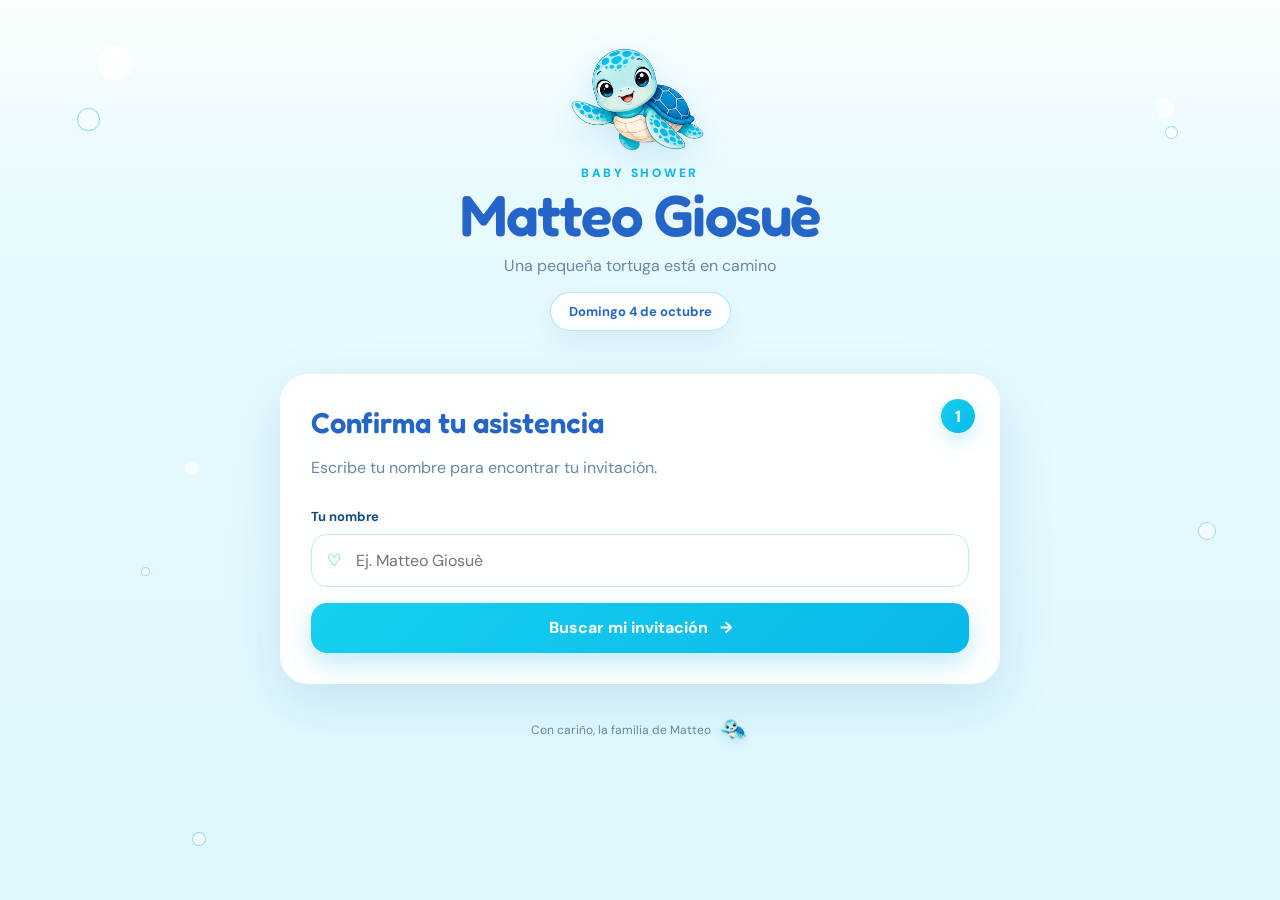
<file: index.html>
<!doctype html>
<html lang="es">
<head>
  <meta charset="utf-8" />
  <meta name="viewport" content="width=device-width,initial-scale=1" />
  <meta name="theme-color" content="#def7fd" />
  <title>Confirmación | Baby Shower Matteo</title>
  <link rel="preconnect" href="https://fonts.googleapis.com">
  <link rel="preconnect" href="https://fonts.gstatic.com" crossorigin>
  <link href="https://fonts.googleapis.com/css2?family=DM+Sans:wght@400;500;600;700;800&family=Fredoka:wght@500;600&display=swap" rel="stylesheet">
  <link rel="stylesheet" href="css/styles.css" />
</head>
<body>
  <main class="page-shell">
    <div class="bubbles" aria-hidden="true">
      <span></span><span></span><span></span><span></span><span></span>
    </div>

    <section class="hero">
      <div class="turtle" aria-hidden="true">
        <img src="img/tortuga-matteo.png" alt="" />
      </div>
      <p class="eyebrow">Baby Shower</p>
      <h1>Matteo Giosuè</h1>
      <p class="subtitle">Una pequeña tortuga está en camino</p>
      <div class="event-pill">Domingo 4 de octubre</div>
    </section>

    <section class="card" id="searchCard">
      <div class="step-badge">1</div>
      <h2>Confirma tu asistencia</h2>
      <p class="muted">Escribe tu nombre para encontrar tu invitación.</p>

      <form id="searchForm" autocomplete="off">
        <label for="guestName">Tu nombre</label>
        <div class="search-combobox">
          <div class="input-wrap">
            <span class="input-icon">♡</span>
            <input id="guestName" name="guestName" type="text" placeholder="Ej. Matteo Giosuè" required aria-autocomplete="list" aria-controls="nameSuggestions" aria-expanded="false" />
          </div>
          <div id="nameSuggestions" class="suggestions hidden" role="listbox" aria-label="Coincidencias de invitados"></div>
        </div>
        <button class="btn btn-primary" type="submit">
          <span>Buscar mi invitación</span>
          <span aria-hidden="true">→</span>
        </button>
      </form>

      <div id="searchMessage" class="message hidden" role="status"></div>
    </section>

    <section class="card hidden" id="rsvpCard">
      <div class="step-badge">2</div>
      <p class="eyebrow small">Invitación encontrada</p>
      <h2 id="welcomeName">¡Hola!</h2>
      <p class="muted">Nos encantaría contar contigo en este día tan especial.</p>

      <div class="invite-summary single">
        <div>
          <span class="summary-label">Estado de tu respuesta</span>
          <strong id="guestStatus">Pendiente</strong>
        </div>
      </div>

      <form id="rsvpForm">
        <fieldset>
          <legend>¿Podrás acompañarnos?</legend>
          <div class="choice-grid">
            <label class="choice">
              <input type="radio" name="attendance" value="si" required>
              <span class="choice-card">
                <span class="choice-emoji">💙</span>
                <strong>Sí, asistiré</strong>
                <small>¡Nos vemos allí!</small>
              </span>
            </label>
            <label class="choice">
              <input type="radio" name="attendance" value="no" required>
              <span class="choice-card">
                <span class="choice-emoji">🤍</span>
                <strong>No podré asistir</strong>
                <small>Gracias por avisarnos</small>
              </span>
            </label>
          </div>
        </fieldset>

        <label for="guestNote">Mensaje opcional</label>
        <textarea id="guestNote" rows="3" maxlength="180" placeholder="Déjanos un mensajito para Matteo 💙"></textarea>

        <button class="btn btn-primary" type="submit">Confirmar respuesta</button>
        <button class="btn btn-ghost" id="backBtn" type="button">Buscar otro nombre</button>
      </form>

      <div id="rsvpMessage" class="message hidden" role="status"></div>
    </section>

    <section class="card success-card hidden" id="successCard">
      <div class="success-icon">✓</div>
      <p class="eyebrow small">Respuesta registrada</p>
      <h2 id="successTitle">¡Muchas gracias!</h2>
      <p id="successText" class="muted"></p>
      <button class="btn btn-ghost" id="restartBtn" type="button">Volver al inicio</button>
    </section>

    <footer>
      <span>Con cariño, la familia de Matteo</span>
      <img class="tiny-turtle" src="img/tortuga-matteo.png" alt="" aria-hidden="true" />
    </footer>
  </main>

  <script src="js/config.js"></script>
  <script src="js/app.js"></script>
</body>
</html>
</file>
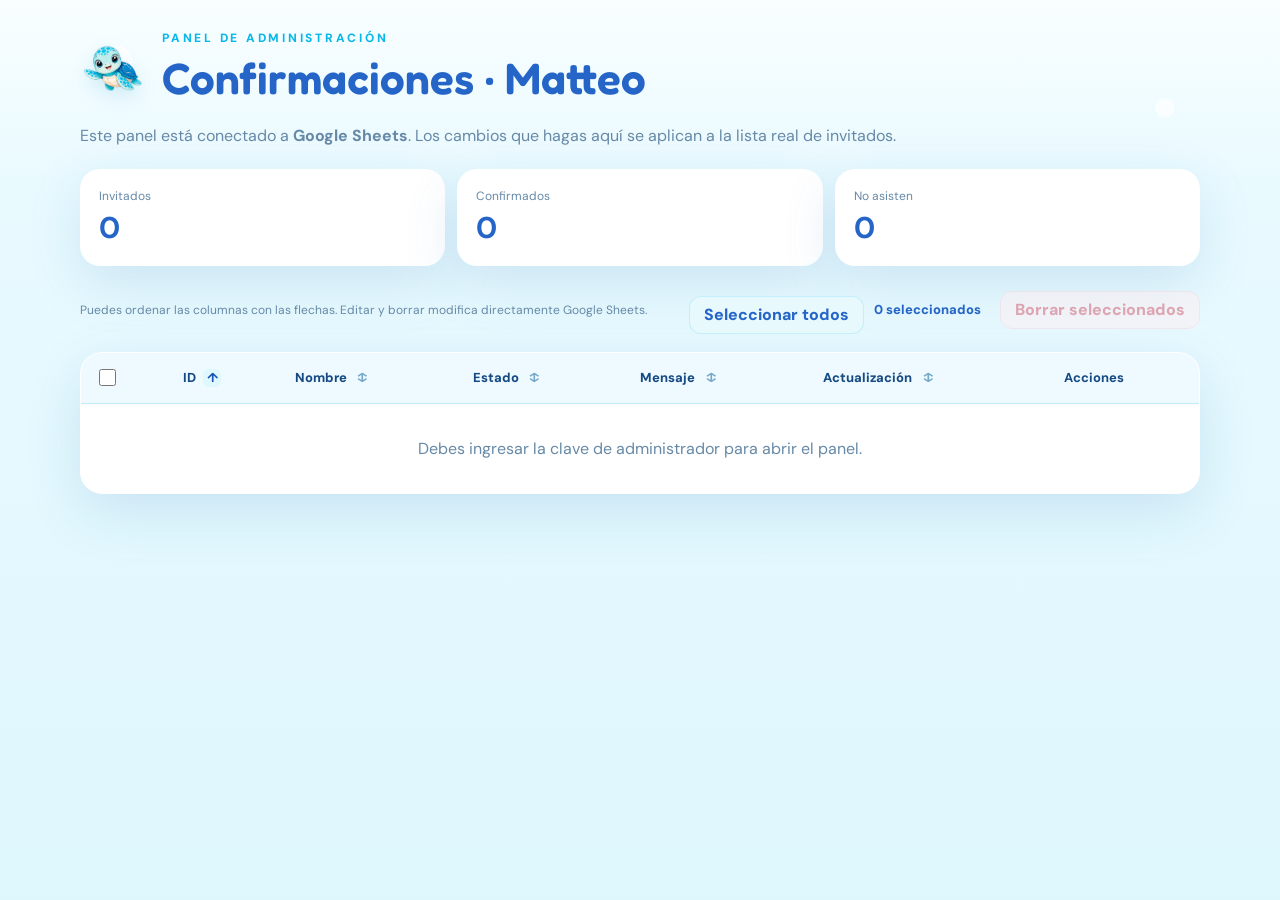
<file: admin.html>
<!doctype html>
<html lang="es">
<head>
  <meta charset="utf-8" />
  <meta name="viewport" content="width=device-width,initial-scale=1" />
  <meta name="theme-color" content="#def7fd" />
  <title>Panel RSVP | Matteo</title>
  <link rel="preconnect" href="https://fonts.googleapis.com">
  <link rel="preconnect" href="https://fonts.gstatic.com" crossorigin>
  <link href="https://fonts.googleapis.com/css2?family=DM+Sans:wght@400;500;600;700;800&family=Fredoka:wght@500;600&display=swap" rel="stylesheet">
  <link rel="stylesheet" href="css/styles.css" />
</head>
<body>
  <main class="admin-shell">
    <header class="admin-head">
      <div class="admin-brand">
        <img src="img/tortuga-matteo.png" alt="Tortuguita de Matteo" />
        <div>
          <p class="eyebrow">Panel de administración</p>
          <h1>Confirmaciones · Matteo</h1>
        </div>
      </div>
    </header>

    <p class="muted">Este panel está conectado a <strong>Google Sheets</strong>. Los cambios que hagas aquí se aplican a la lista real de invitados.</p>

    <div class="stats">
      <div class="stat"><span>Invitados</span><strong id="statInvites">0</strong></div>
      <div class="stat"><span>Confirmados</span><strong id="statConfirmed">0</strong></div>
      <div class="stat"><span>No asisten</span><strong id="statNo">0</strong></div>
    </div>

    <div class="toolbar">
      <div class="toolbar-left">
        <span class="hint">Puedes ordenar las columnas con las flechas. Editar y borrar modifica directamente Google Sheets.</span>
      </div>
      <div class="toolbar-right">
        <button class="btn btn-ghost btn-compact" id="selectAllBtn" type="button">Seleccionar todos</button>
        <span class="selection-count" id="selectionCount">0 seleccionados</span>
        <button class="btn btn-danger-soft btn-compact" id="deleteSelected" type="button" disabled>Borrar seleccionados</button>
      </div>
    </div>

    <div class="table-wrap">
      <table>
        <thead>
          <tr>
            <th><input class="check" type="checkbox" id="selectAll" aria-label="Seleccionar todos"></th>
            <th><button class="sort-btn" type="button" data-sort="id" aria-label="Ordenar por ID">ID <span class="sort-arrows" aria-hidden="true">↕</span></button></th>
            <th><button class="sort-btn" type="button" data-sort="name" aria-label="Ordenar por nombre">Nombre <span class="sort-arrows" aria-hidden="true">↕</span></button></th>
            <th><button class="sort-btn" type="button" data-sort="status" aria-label="Ordenar por estado">Estado <span class="sort-arrows" aria-hidden="true">↕</span></button></th>
            <th><button class="sort-btn" type="button" data-sort="note" aria-label="Ordenar por mensaje">Mensaje <span class="sort-arrows" aria-hidden="true">↕</span></button></th>
            <th><button class="sort-btn" type="button" data-sort="updatedAt" aria-label="Ordenar por actualización">Actualización <span class="sort-arrows" aria-hidden="true">↕</span></button></th>
            <th>Acciones</th>
          </tr>
        </thead>
        <tbody id="guestRows"></tbody>
      </table>
      <div id="emptyState" class="empty-state hidden">No hay invitados para mostrar.</div>
    </div>
  </main>

  <div class="modal-backdrop hidden" id="editModal" role="dialog" aria-modal="true" aria-labelledby="editTitle">
    <div class="modal-card">
      <p class="eyebrow small">Editar invitado</p>
      <h2 id="editTitle">Modificar registro</h2>
      <form id="editForm">
        <div class="modal-fields">
          <label>
            Nombre
            <input type="text" id="editName" required />
          </label>
          <label>
            Estado
            <select id="editStatus">
              <option value="Pendiente">Pendiente</option>
              <option value="Confirmado">Confirmado</option>
              <option value="No asiste">No asiste</option>
            </select>
          </label>
          <label>
            Mensaje
            <textarea id="editNote" rows="3" maxlength="180" placeholder="Mensaje opcional"></textarea>
          </label>
        </div>
        <div class="modal-actions">
          <button class="btn btn-ghost" type="button" data-close-modal>Cancelar</button>
          <button class="btn btn-primary" type="submit">Guardar cambios</button>
        </div>
      </form>
    </div>
  </div>

  <div class="modal-backdrop hidden" id="deleteModal" role="dialog" aria-modal="true" aria-labelledby="deleteTitle">
    <div class="modal-card">
      <p class="eyebrow small">Confirmar borrado</p>
      <h2 id="deleteTitle">¿Seguro?</h2>
      <p id="deleteText"></p>
      <div class="modal-warning">Esta acción no se ejecutará hasta que presiones el botón rojo de confirmación.</div>
      <div class="modal-actions">
        <button class="btn btn-ghost" type="button" data-close-modal>Cancelar</button>
        <button class="btn btn-danger" id="confirmDelete" type="button">Sí, borrar</button>
      </div>
    </div>
  </div>

  <script src="js/config.js"></script>
  <script src="js/admin.js"></script>
</body>
</html>
</file>
<file: css/styles.css>
:root {
  --bg: #def7fd;
  --bg-soft: #effcff;
  --surface: rgba(255, 255, 255, .94);
  --surface-strong: #ffffff;
  --ink: #205ca8;
  --ink-dark: #154a83;
  --muted: #6689a7;
  --primary: #08b8ea;
  --primary-2: #16d0ee;
  --primary-dark: #2465c7;
  --primary-deep: #1556b5;
  --line: #bfeaf6;
  --soft-blue: #e8f9fd;
  --danger: #d95668;
  --danger-soft: #fff0f3;
  --success: #12a989;
  --shadow: 0 18px 55px rgba(26, 103, 178, .14);
  --shadow-soft: 0 10px 30px rgba(26, 103, 178, .10);
  --radius: 28px;
}

* { box-sizing: border-box; }
html { scroll-behavior: smooth; }
body {
  margin: 0;
  min-height: 100vh;
  font-family: "DM Sans", system-ui, sans-serif;
  color: var(--ink-dark);
  background:
    radial-gradient(circle at 9% 7%, rgba(255,255,255,.9) 0 17px, transparent 18px),
    radial-gradient(circle at 91% 12%, rgba(255,255,255,.72) 0 9px, transparent 10px),
    radial-gradient(circle at 15% 52%, rgba(255,255,255,.6) 0 6px, transparent 7px),
    linear-gradient(180deg, #f9feff 0%, #e9faff 20%, var(--bg) 100%);
}

button, input, textarea, select { font: inherit; }
button { cursor: pointer; }

.page-shell {
  position: relative;
  width: min(720px, calc(100% - 28px));
  margin: 0 auto;
  padding: 36px 0 34px;
}

.bubbles span {
  position: fixed;
  border-radius: 999px;
  border: 1.5px solid rgba(0, 173, 235, .38);
  background: rgba(255,255,255,.33);
  box-shadow: inset 0 0 8px rgba(255,255,255,.72);
  pointer-events: none;
}
.bubbles span:nth-child(1){width:23px;height:23px;left:6%;top:12%;}
.bubbles span:nth-child(2){width:13px;height:13px;right:8%;top:14%;}
.bubbles span:nth-child(3){width:18px;height:18px;right:5%;top:58%;}
.bubbles span:nth-child(4){width:9px;height:9px;left:11%;top:63%;}
.bubbles span:nth-child(5){width:14px;height:14px;left:15%;bottom:6%;}

.hero { text-align: center; padding: 5px 18px 25px; }
.turtle {
  width: 156px;
  min-height: 120px;
  margin: 0 auto 4px;
  display: grid;
  place-items: center;
  filter: drop-shadow(0 12px 16px rgba(14, 137, 195, .14));
}
.turtle img {
  display: block;
  width: 100%;
  height: auto;
  object-fit: contain;
}
.eyebrow {
  margin: 0 0 5px;
  text-transform: uppercase;
  letter-spacing: .23em;
  font-size: 12px;
  font-weight: 800;
  color: var(--primary);
}
.eyebrow.small { font-size: 10px; }
.hero h1, .card h2, .admin-shell h1, .modal-card h2 {
  font-family: "Fredoka", sans-serif;
  font-weight: 600;
}
.hero h1 {
  margin: 0;
  color: var(--primary-dark);
  font-size: clamp(38px, 9vw, 58px);
  line-height: 1;
  letter-spacing: -.03em;
}
.subtitle { margin: 11px 0 16px; color: var(--muted); }
.event-pill {
  display: inline-flex;
  padding: 10px 18px;
  border-radius: 999px;
  color: var(--primary-dark);
  background: rgba(255,255,255,.85);
  border: 1px solid rgba(117,213,240,.55);
  box-shadow: var(--shadow-soft);
  font-size: 13px;
  font-weight: 700;
}

.card {
  position: relative;
  margin: 18px 0;
  padding: 30px;
  border-radius: var(--radius);
  background: var(--surface);
  border: 1px solid rgba(255,255,255,.98);
  backdrop-filter: blur(14px);
  box-shadow: var(--shadow);
  z-index: 2;
}
.card h2 { margin: 0 0 8px; color: var(--primary-dark); font-size: 29px; }
.muted { color: var(--muted); line-height: 1.55; }
.step-badge {
  position: absolute;
  top: 24px;
  right: 24px;
  width: 34px;
  height: 34px;
  display: grid;
  place-items: center;
  border-radius: 50%;
  font-weight: 800;
  color: white;
  background: linear-gradient(135deg, var(--primary-2), var(--primary));
  box-shadow: 0 8px 18px rgba(0, 180, 235, .20);
}

form { margin-top: 24px; }
label, legend { font-size: 13px; font-weight: 700; color: var(--ink-dark); }
.input-wrap { position: relative; margin: 8px 0 16px; }
.input-icon { position: absolute; left: 16px; top: 50%; transform: translateY(-50%); color: var(--primary); }
input[type="text"], textarea, select {
  width: 100%;
  border: 1px solid var(--line);
  background: rgba(255,255,255,.96);
  color: var(--ink-dark);
  border-radius: 16px;
  outline: none;
  transition: .2s ease;
}
input[type="text"] { padding: 15px 16px 15px 44px; }
textarea { display: block; margin: 8px 0 18px; padding: 14px 16px; resize: vertical; }
select { padding: 13px 14px; }
input[type="text"]:focus, textarea:focus, select:focus {
  border-color: var(--primary);
  box-shadow: 0 0 0 4px rgba(8,184,234,.12);
}

.btn {
  width: 100%;
  min-height: 50px;
  border: 0;
  border-radius: 16px;
  font-weight: 800;
  transition: transform .15s ease, opacity .15s ease, box-shadow .15s ease, background .15s ease;
}
.btn:hover { transform: translateY(-1px); }
.btn:disabled { opacity: .5; cursor: not-allowed; transform: none; }
.btn-primary {
  display: flex;
  justify-content: center;
  gap: 12px;
  align-items: center;
  color: white;
  background: linear-gradient(135deg, var(--primary-2), var(--primary));
  box-shadow: 0 10px 24px rgba(0, 177, 232, .24);
}
.btn-primary:hover { box-shadow: 0 12px 28px rgba(0, 177, 232, .30); }
.btn-ghost { margin-top: 10px; color: var(--primary-dark); background: var(--soft-blue); border: 1px solid rgba(125,218,241,.36); }
.btn-danger { color: white; background: var(--danger); }
.btn-danger-soft { color: var(--danger); background: var(--danger-soft); border: 1px solid #ffd4dc; }
.btn-compact { width: auto; min-height: 38px; padding: 0 14px; border-radius: 12px; }

.message { margin-top: 16px; padding: 13px 15px; border-radius: 14px; font-size: 13px; line-height: 1.45; }
.message.error { color: #a04455; background: #fff2f4; border: 1px solid #ffd5dc; }
.message.info { color: var(--primary-deep); background: #edfaff; border: 1px solid #c9eff8; }

.invite-summary {
  display: grid;
  grid-template-columns: 1fr 1fr;
  gap: 12px;
  margin: 22px 0 8px;
}
.invite-summary > div {
  padding: 16px;
  background: #f2fbfe;
  border-radius: 16px;
  border: 1px solid var(--line);
}
.summary-label { display: block; margin-bottom: 5px; color: var(--muted); font-size: 11px; }
.invite-summary strong { color: var(--primary-dark); font-size: 18px; }

fieldset { padding: 0; margin: 24px 0 18px; border: 0; }
legend { margin-bottom: 10px; }
.choice-grid { display: grid; grid-template-columns: 1fr 1fr; gap: 12px; }
.choice { position: relative; }
.choice input { position: absolute; opacity: 0; pointer-events: none; }
.choice-card {
  display: flex;
  min-height: 142px;
  flex-direction: column;
  align-items: center;
  justify-content: center;
  text-align: center;
  gap: 4px;
  padding: 16px;
  border-radius: 18px;
  border: 1px solid var(--line);
  background: #fff;
  transition: .2s ease;
}
.choice-card:hover { border-color: #7fdcf2; transform: translateY(-2px); box-shadow: var(--shadow-soft); }
.choice input:checked + .choice-card {
  border-color: var(--primary);
  background: #ecfbff;
  box-shadow: 0 0 0 4px rgba(8,184,234,.11);
}
.choice-emoji { font-size: 27px; margin-bottom: 4px; }
.choice-card strong { color: var(--primary-dark); }
.choice-card small { color: var(--muted); font-weight: 500; }

.success-card { text-align: center; }
.success-icon {
  width: 70px;
  height: 70px;
  display: grid;
  place-items: center;
  margin: 0 auto 18px;
  border-radius: 50%;
  color: #fff;
  background: linear-gradient(135deg,var(--primary-2),var(--primary));
  font-size: 32px;
  box-shadow: 0 12px 28px rgba(0,177,232,.26);
}
footer { position: relative; z-index: 0; display: flex; justify-content: center; align-items: center; gap: 8px; padding: 16px; color: var(--muted); font-size: 12px; }
.tiny-turtle { width: 30px; height: 24px; object-fit: contain; filter: drop-shadow(0 4px 5px rgba(20,100,180,.12)); }
.hidden { display: none !important; }

/* Búsqueda por proximidad */
.search-combobox { position: relative; }
.search-combobox .input-wrap { margin-bottom: 16px; }
.suggestions {
  position: absolute;
  z-index: 20;
  left: 0;
  right: 0;
  top: calc(100% - 12px);
  padding: 7px;
  background: #ffffff;
  border: 1px solid var(--line);
  border-radius: 16px;
  box-shadow: 0 18px 40px rgba(26,103,178,.17);
  overflow: hidden;
}
.suggestion-item {
  width: 100%;
  display: flex;
  align-items: center;
  gap: 10px;
  padding: 11px 12px;
  border: 0;
  border-radius: 11px;
  background: transparent;
  color: var(--ink-dark);
  text-align: left;
  font-weight: 700;
}
.suggestion-item:hover,
.suggestion-item:focus-visible { background: #eafaff; outline: none; }
.suggestion-icon { color: var(--primary); }
.invite-summary.single { grid-template-columns: 1fr; }

/* Panel admin */
.admin-shell { width: min(1120px, calc(100% - 24px)); margin: 0 auto; padding: 30px 0 42px; }
.admin-head { display: flex; align-items: center; justify-content: space-between; gap: 20px; margin-bottom: 16px; }
.admin-brand { display: flex; align-items: center; gap: 14px; }
.admin-brand img { width: 68px; height: 55px; object-fit: contain; filter: drop-shadow(0 7px 9px rgba(14,137,195,.14)); }
.admin-shell h1 { margin: 2px 0 4px; color: var(--primary-dark); font-size: clamp(30px, 5vw, 44px); }
.admin-shell .muted { margin-top: 0; }
.stats { display:grid; grid-template-columns:repeat(3,1fr); gap:12px; margin:20px 0; }
.stat { padding:18px; border-radius:20px; background:#fff; border:1px solid rgba(255,255,255,.98); box-shadow:var(--shadow); }
.stat span { display:block; color:var(--muted); font-size:12px; }
.stat strong { display:block; margin-top:4px; color:var(--primary-dark); font-size:30px; }
.toolbar { display:flex; justify-content:space-between; gap:12px; align-items:center; margin:12px 0 18px; }
.toolbar-left, .toolbar-right { display:flex; align-items:center; gap:10px; flex-wrap:wrap; }
.hint { font-size:12px; color:var(--muted); }
.selection-count { min-width:116px; color:var(--primary-dark); font-size:13px; font-weight:800; }
.table-wrap { overflow:auto; background:#fff; border-radius:22px; border:1px solid rgba(255,255,255,.98); box-shadow:var(--shadow); }
table { width:100%; border-collapse:collapse; min-width:790px; }
th,td { padding:13px 14px; border-bottom:1px solid var(--line); text-align:left; font-size:13px; vertical-align:middle; }
th { position:sticky; top:0; z-index:2; color:var(--ink-dark); background:#eefaff; }
.sort-btn {
  display:inline-flex;
  align-items:center;
  gap:7px;
  width:100%;
  padding:0;
  border:0;
  background:transparent;
  color:inherit;
  font:inherit;
  font-weight:800;
  text-align:left;
  cursor:pointer;
}
.sort-btn:hover, .sort-btn:focus-visible { color:var(--primary-dark); outline:none; }
.sort-arrows {
  display:inline-grid;
  place-items:center;
  min-width:18px;
  height:18px;
  border-radius:6px;
  color:#75a8c8;
  font-size:13px;
  line-height:1;
  transition:.18s ease;
}
.sort-btn:hover .sort-arrows { background:#dcf6fc; color:var(--primary); }
.sort-btn.is-active .sort-arrows { background:#dff8fd; color:var(--primary-deep); }
tbody tr:hover { background:#fbfeff; }
tbody tr:last-child td { border-bottom:0; }
.status { font-weight:800; }
.status-badge { display:inline-flex; align-items:center; min-height:28px; padding:5px 10px; border-radius:999px; font-size:11px; font-weight:800; }
.status-badge.pending { color:#6e7e91; background:#f1f5f8; }
.status-badge.confirmed { color:#067d69; background:#e6faf5; }
.status-badge.no { color:#a04b5b; background:#fff0f3; }
.row-actions { display:flex; gap:7px; white-space:nowrap; }
.icon-btn { min-width:36px; min-height:34px; padding:0 10px; border-radius:10px; border:1px solid var(--line); background:#f6fcfe; color:var(--primary-dark); font-weight:800; }
.icon-btn:hover { border-color:#82dff3; background:#eafaff; }
.icon-btn.delete { color:var(--danger); border-color:#ffd7df; background:#fff6f8; }
.check { width:17px; height:17px; accent-color:var(--primary); cursor:pointer; }
.empty-state { padding:34px 18px; text-align:center; color:var(--muted); }

/* Modales de administración */
.modal-backdrop {
  position: fixed;
  inset: 0;
  z-index: 100;
  display: grid;
  place-items: center;
  padding: 20px;
  background: rgba(22, 65, 105, .32);
  backdrop-filter: blur(7px);
}
.modal-card {
  width: min(520px, 100%);
  padding: 24px;
  border-radius: 24px;
  background: #fff;
  border: 1px solid rgba(255,255,255,.95);
  box-shadow: 0 28px 80px rgba(22,65,105,.28);
}
.modal-card h2 { margin:0 0 8px; color:var(--primary-dark); font-size:28px; }
.modal-card p { color:var(--muted); line-height:1.55; }
.modal-fields { display:grid; gap:14px; margin:20px 0; }
.modal-fields label { display:grid; gap:7px; }
.modal-fields input[type="text"] { padding:13px 14px; }
.modal-actions { display:flex; justify-content:flex-end; gap:10px; margin-top:18px; }
.modal-actions .btn { width:auto; min-width:120px; padding:0 16px; }
.modal-warning { padding:12px 14px; border-radius:14px; color:#974556; background:var(--danger-soft); border:1px solid #ffd5dd; font-size:13px; }

@media (max-width: 700px) {
  .admin-head { align-items:flex-start; }
  .admin-brand img { width:58px; height:48px; }
  .stats { grid-template-columns:1fr; }
  .toolbar { align-items:stretch; flex-direction:column; }
  .toolbar-left, .toolbar-right { width:100%; }
  .toolbar-right .btn { flex:1; }
}

@media (max-width: 560px) {
  .page-shell { width: min(100% - 18px, 720px); padding-top: 24px; }
  .hero { padding-bottom: 18px; }
  .turtle { width: 132px; min-height: 100px; }
  .card { padding: 24px 18px; border-radius: 24px; }
  .step-badge { top: 18px; right: 18px; }
  .choice-grid { grid-template-columns: 1fr; }
  .choice-card { min-height: 110px; }
  .invite-summary { grid-template-columns: 1fr; }
  .modal-actions { flex-direction:column-reverse; }
  .modal-actions .btn { width:100%; }
}
</file>
